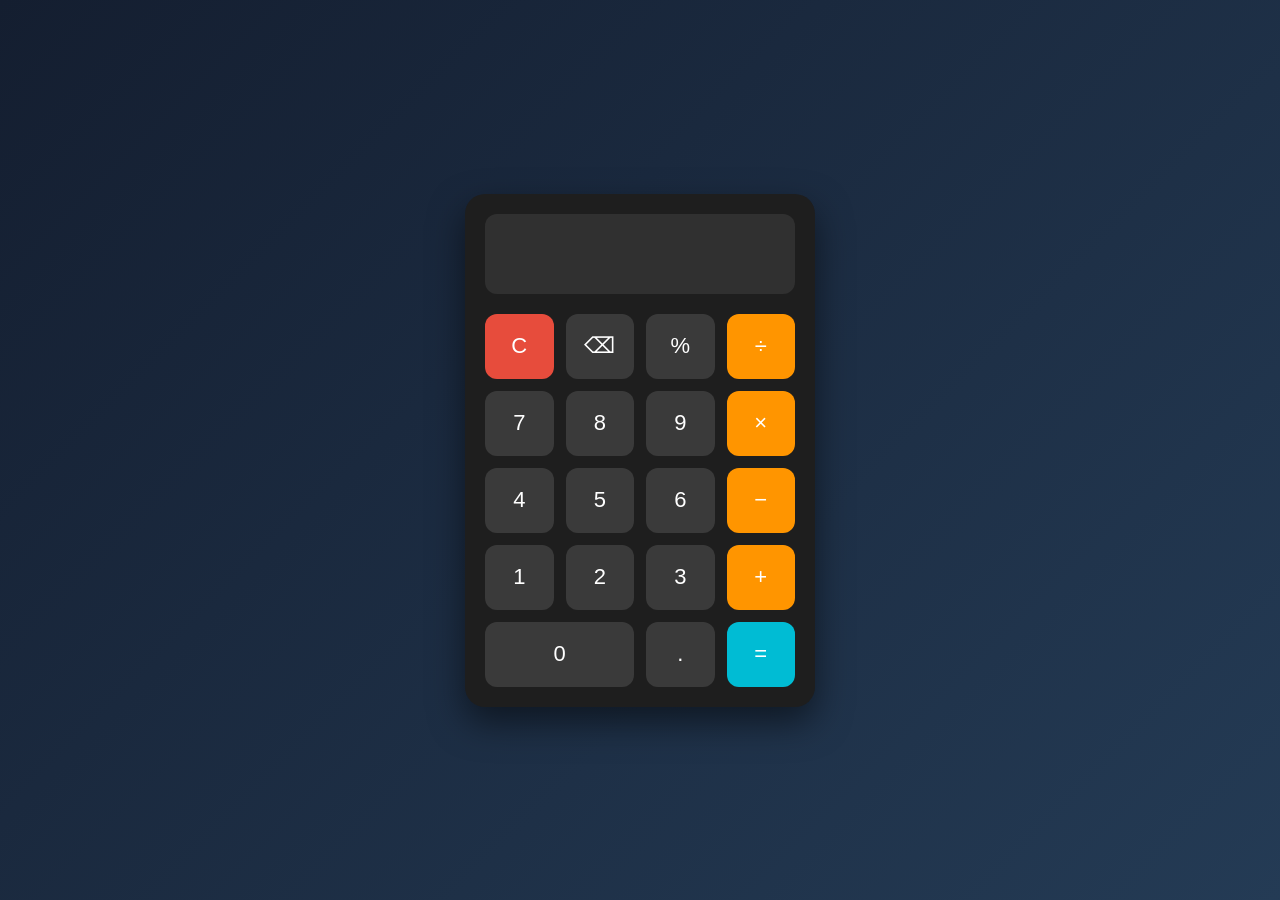
<file: CALCULATOR/index.html>
<!DOCTYPE html>
<html lang="en">
<head>
    <meta charset="UTF-8">
    <meta name="viewport" content="width=device-width, initial-scale=1.0">
    <title>Calculator</title>
    <link rel="stylesheet" href="style.css">
</head>

<body>

    <div class="calculator">

        <input type="text" id="display" readonly>

        <div class="buttons">
            <button onclick="clearDisplay()" class="clear">C</button>
            <button onclick="deleteLast()">⌫</button>
            <button onclick="appendValue('%')">%</button>
            <button onclick="appendValue('/')" class="operator">÷</button>

            <button onclick="appendValue('7')">7</button>
            <button onclick="appendValue('8')">8</button>
            <button onclick="appendValue('9')">9</button>
            <button onclick="appendValue('*')" class="operator">×</button>

            <button onclick="appendValue('4')">4</button>
            <button onclick="appendValue('5')">5</button>
            <button onclick="appendValue('6')">6</button>
            <button onclick="appendValue('-')" class="operator">−</button>

            <button onclick="appendValue('1')">1</button>
            <button onclick="appendValue('2')">2</button>
            <button onclick="appendValue('3')">3</button>
            <button onclick="appendValue('+')" class="operator">+</button>

            <button onclick="appendValue('0')" class="zero">0</button>
            <button onclick="appendValue('.')">.</button>
            <button onclick="calculate()" class="equals">=</button>
        </div>

    </div>

    <script>
        const display = document.getElementById("display");

        function appendValue(value) {
            display.value += value;
        }

        function clearDisplay() {
            display.value = "";
        }

        function deleteLast() {
            display.value = display.value.slice(0, -1);
        }

        function calculate() {
            try {
                display.value = eval(display.value);
            } catch {
                display.value = "Error";
            }
        }
    </script>

</body>
</html>
</file>
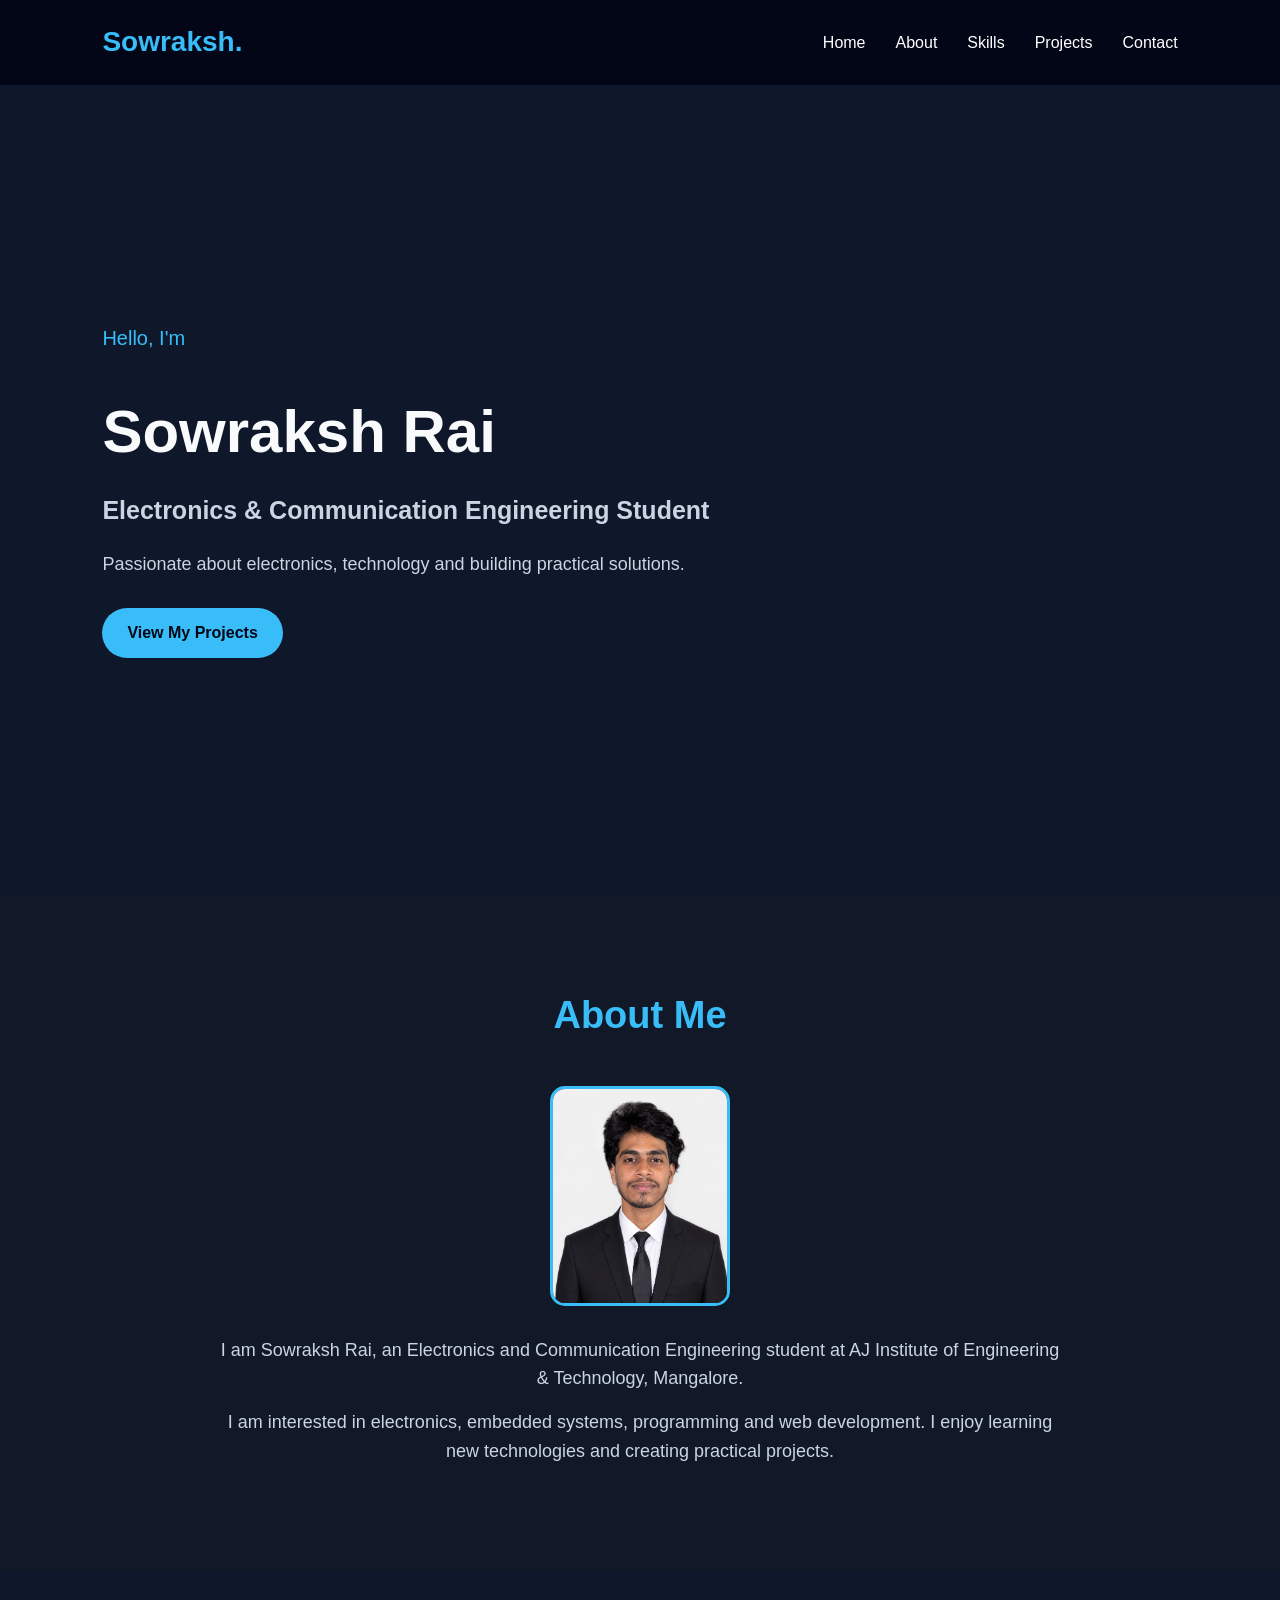
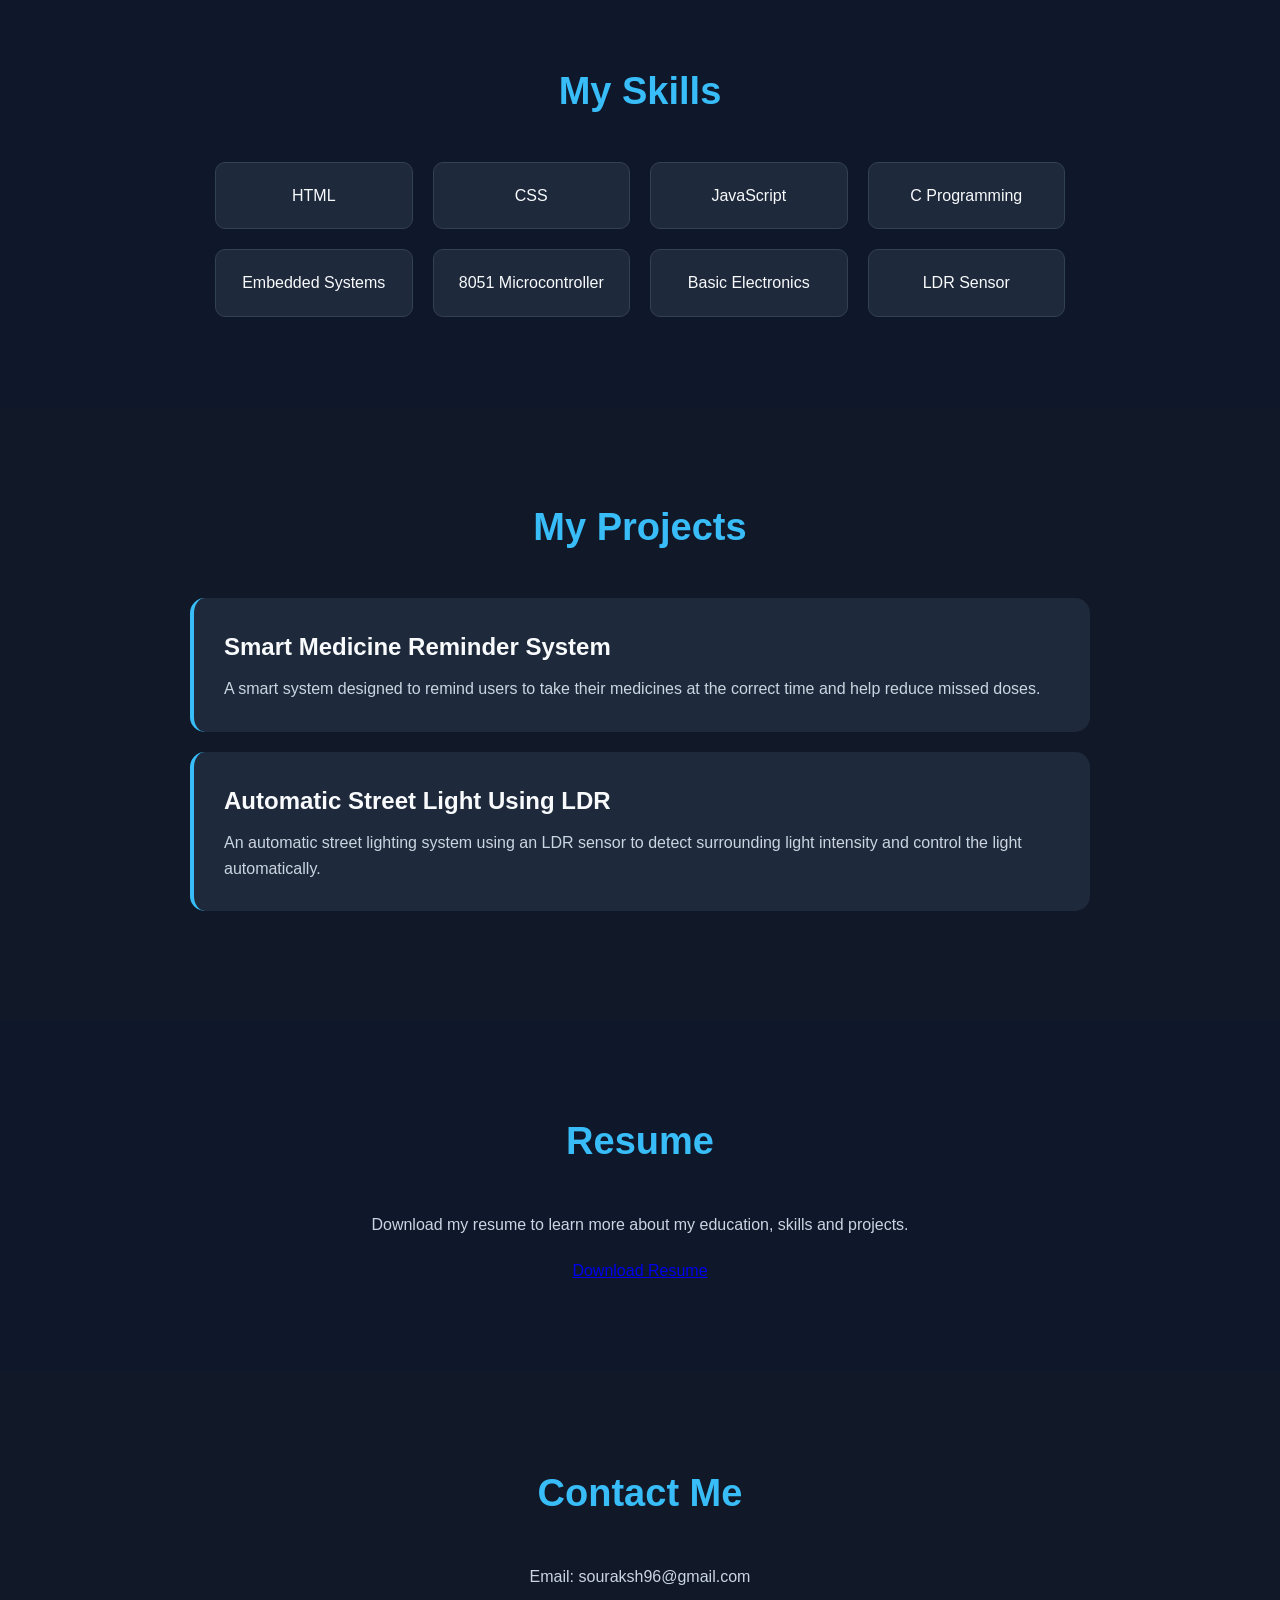
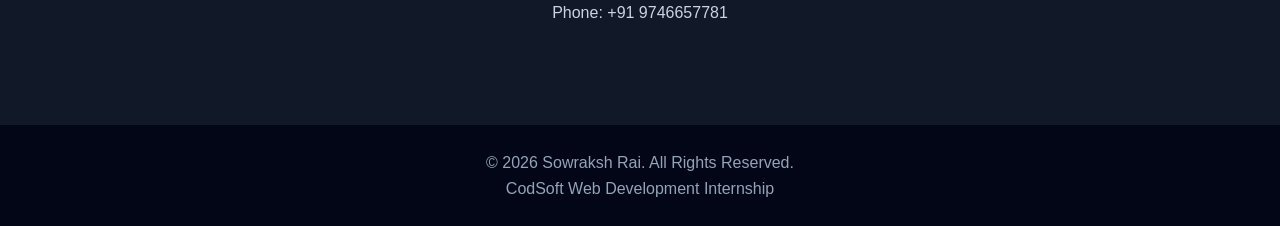
<file: CODSOFT_PORTFOLIO/index.html>
<!DOCTYPE html>
<html lang="en">

<head>
    <meta charset="UTF-8">
    <meta name="viewport" content="width=device-width, initial-scale=1.0">

    <title>Sowraksh Rai | Portfolio</title>

    <link rel="stylesheet" href="style.css">
</head>

<body>

    <!-- Navigation -->
    <header>
        <nav>
            <h2>Sowraksh.</h2>

            <ul>
                <li><a href="#home">Home</a></li>
                <li><a href="#about">About</a></li>
                <li><a href="#skills">Skills</a></li>
                <li><a href="#projects">Projects</a></li>
                <li><a href="#contact">Contact</a></li>
            </ul>
        </nav>
    </header>


    <!-- Home -->
    <section id="home">

        <div>
            <p>Hello, I'm</p>

            <h1>Sowraksh Rai</h1>

            <h2>Electronics & Communication Engineering Student</h2>

            <p>
                Passionate about electronics, technology and building
                practical solutions.
            </p>

            <a href="#projects">View My Projects</a>
        </div>

    </section>


    <!-- About -->
    <section id="about">

        <h2>About Me</h2>

        <img src="images/profile.jpg" alt="Sowraksh Rai"> 

        <p>
            I am Sowraksh Rai, an Electronics and Communication
            Engineering student at AJ Institute of Engineering &
            Technology, Mangalore.
        </p>

        <p>
            I am interested in electronics, embedded systems,
            programming and web development. I enjoy learning
            new technologies and creating practical projects.
        </p>

    </section>


    <!-- Skills -->
    <section id="skills">

        <h2>My Skills</h2>

        <ul>
            <li>HTML</li>
            <li>CSS</li>
            <li>JavaScript</li>
            <li>C Programming</li>
            <li>Embedded Systems</li>
            <li>8051 Microcontroller</li>
            <li>Basic Electronics</li>
            <li>LDR Sensor</li>
        </ul>

    </section>


    <!-- Projects -->
    <section id="projects">

        <h2>My Projects</h2>

        <div>

            <h3>Smart Medicine Reminder System</h3>

            <p>
                A smart system designed to remind users to take
                their medicines at the correct time and help
                reduce missed doses.
            </p>

        </div>


        <div>

            <h3>Automatic Street Light Using LDR</h3>

            <p>
                An automatic street lighting system using an LDR
                sensor to detect surrounding light intensity and
                control the light automatically.
            </p>

        </div>

    </section>


    <!-- Resume -->
    <section id="resume">

        <h2>Resume</h2>

        <p>
            Download my resume to learn more about my education, skills and projects.
        </p>

        <a href="resume.pdf" target="_blank" class="resume-btn">
         Download Resume
        </a>

    </section>


    <!-- Contact -->
    <section id="contact">

        <h2>Contact Me</h2>

        <p>Email: souraksh96@gmail.com</p>

        <p>Phone: +91 9746657781</p>

    </section>


    <!-- Footer -->
    <footer>

        <p>
            © 2026 Sowraksh Rai. All Rights Reserved.
        </p>

        <p>
            CodSoft Web Development Internship
        </p>

    </footer>

</body>

</html>
</file>
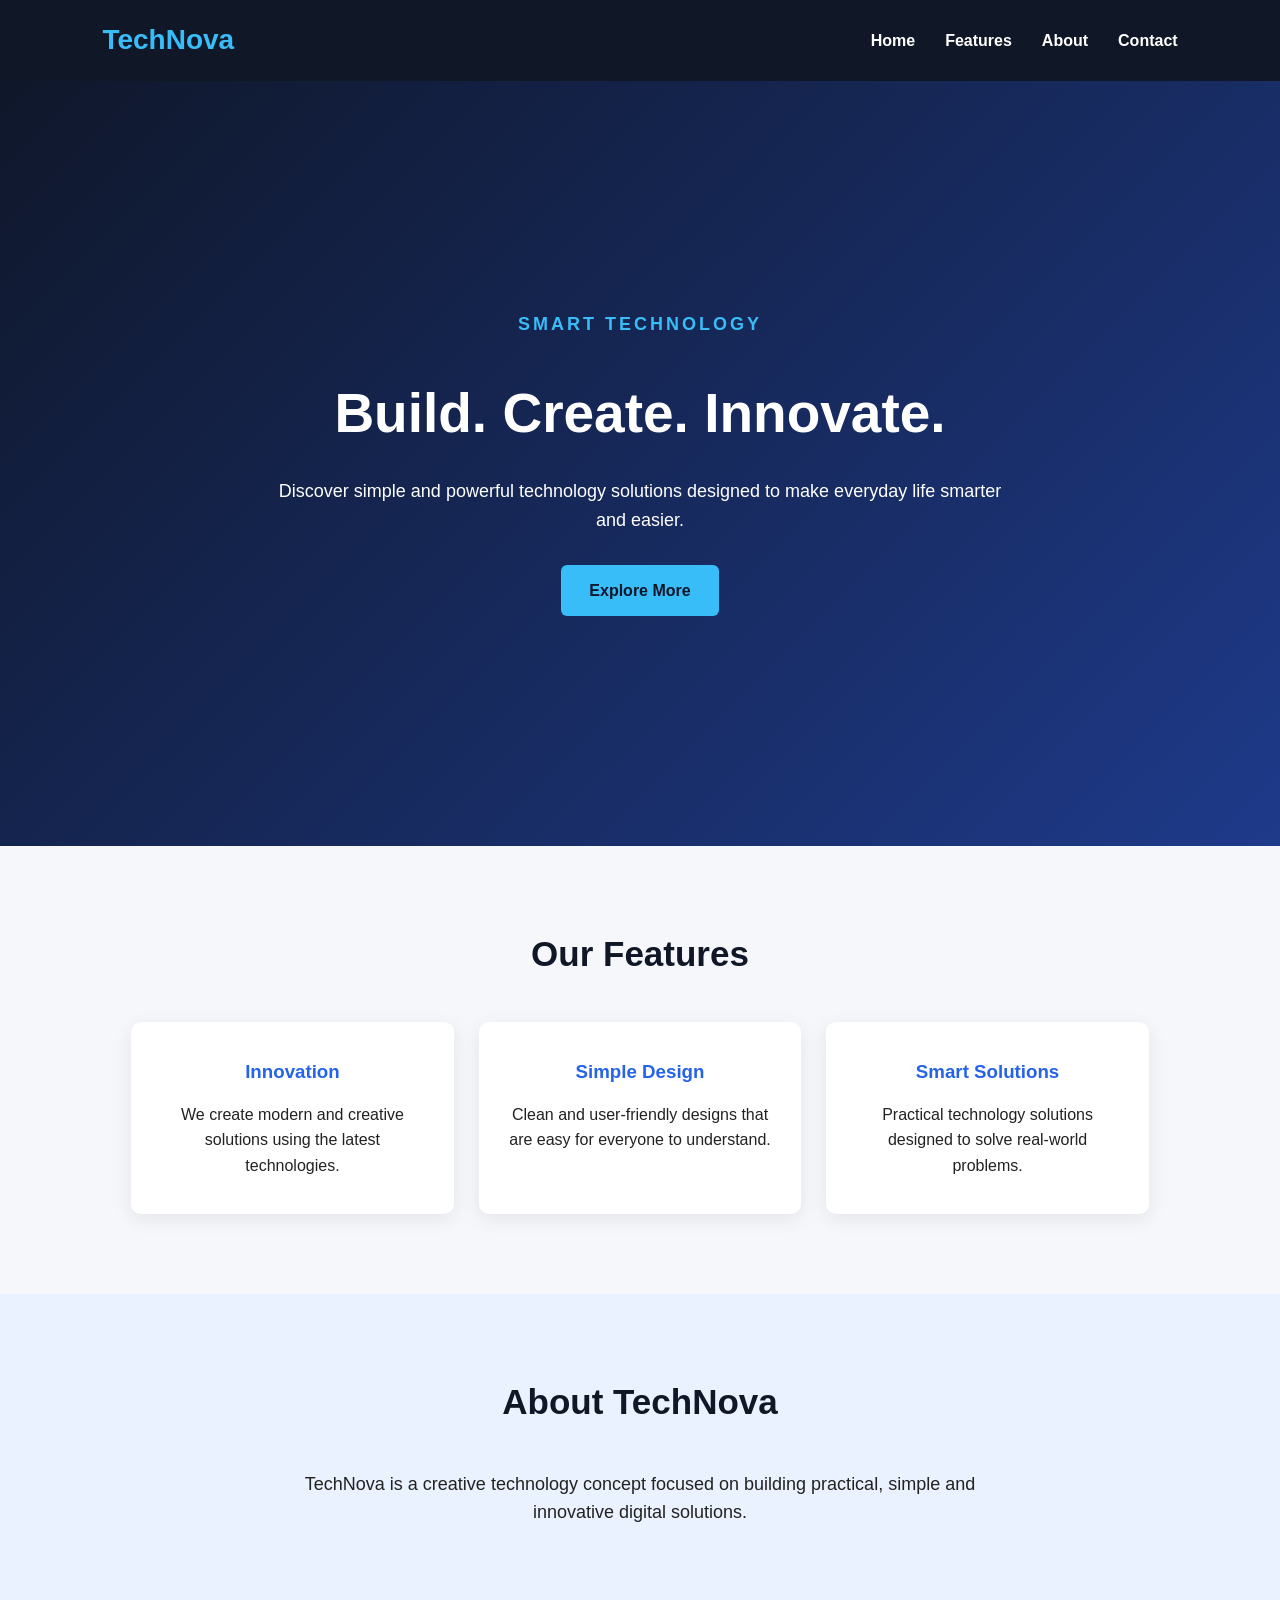
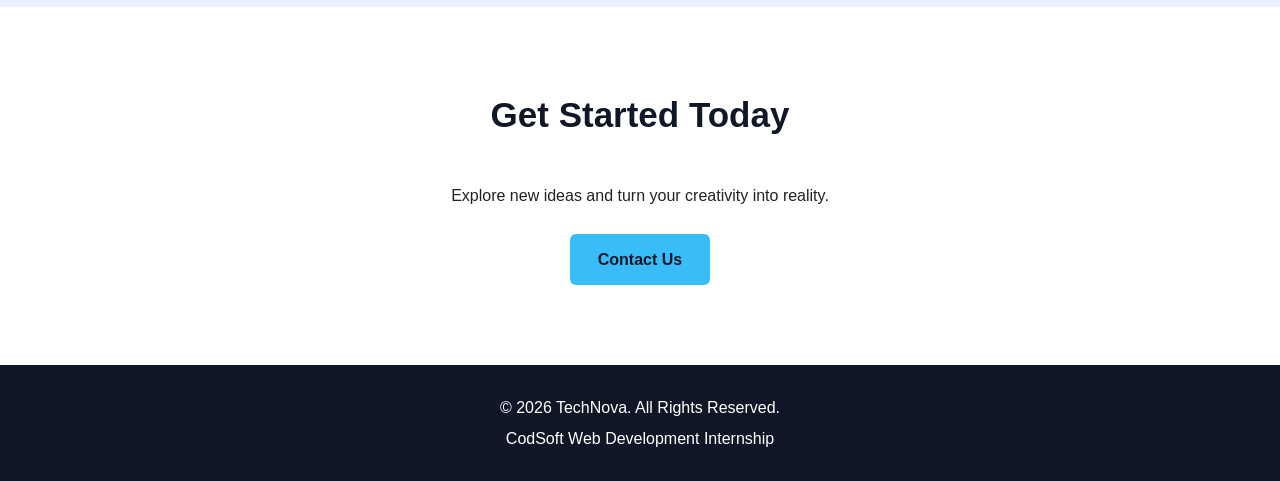
<file: LANDING PAGE/index.html>
<!DOCTYPE html>
<html lang="en">
<head>
    <meta charset="UTF-8">
    <meta name="viewport" content="width=device-width, initial-scale=1.0">
    <title>TechNova - Smart Technology</title>

    <link rel="stylesheet" href="style.css">
</head>

<body>

    <!-- Navigation -->
    <header>
        <nav>
            <h1 class="logo">TechNova</h1>

            <ul>
                <li><a href="#home">Home</a></li>
                <li><a href="#features">Features</a></li>
                <li><a href="#about">About</a></li>
                <li><a href="#contact">Contact</a></li>
            </ul>
        </nav>
    </header>


    <!-- Hero Section -->
    <section id="home" class="hero">

        <div class="hero-content">
            <p class="small-title">SMART TECHNOLOGY</p>

            <h2>Build. Create. Innovate.</h2>

            <p>
                Discover simple and powerful technology solutions
                designed to make everyday life smarter and easier.
            </p>

            <a href="#features" class="btn">Explore More</a>
        </div>

    </section>


    <!-- Features Section -->
    <section id="features" class="features">

        <h2>Our Features</h2>

        <div class="feature-container">

            <div class="feature-box">
                <h3>Innovation</h3>
                <p>
                    We create modern and creative solutions
                    using the latest technologies.
                </p>
            </div>

            <div class="feature-box">
                <h3>Simple Design</h3>
                <p>
                    Clean and user-friendly designs that are
                    easy for everyone to understand.
                </p>
            </div>

            <div class="feature-box">
                <h3>Smart Solutions</h3>
                <p>
                    Practical technology solutions designed
                    to solve real-world problems.
                </p>
            </div>

        </div>

    </section>


    <!-- About Section -->
    <section id="about" class="about">

        <h2>About TechNova</h2>

        <p>
            TechNova is a creative technology concept focused on
            building practical, simple and innovative digital solutions.
        </p>

    </section>


    <!-- Contact Section -->
    <section id="contact" class="contact">

        <h2>Get Started Today</h2>

        <p>
            Explore new ideas and turn your creativity into reality.
        </p>

        <a href="mailto:souraksh96@gmail.com" class="btn">
            Contact Us
        </a>

    </section>


    <!-- Footer -->
    <footer>

        <p>© 2026 TechNova. All Rights Reserved.</p>
        <p>CodSoft Web Development Internship</p>

    </footer>

</body>
</html>
</file>
<file: CALCULATOR/style.css>
* {
    margin: 0;
    padding: 0;
    box-sizing: border-box;
}

body {
    min-height: 100vh;
    display: flex;
    justify-content: center;
    align-items: center;
    background: linear-gradient(135deg, #141e30, #243b55);
    font-family: Arial, sans-serif;
}

.calculator {
    width: 350px;
    padding: 20px;
    background: #1e1e1e;
    border-radius: 20px;
    box-shadow: 0 15px 35px rgba(0, 0, 0, 0.5);
}

#display {
    width: 100%;
    height: 80px;
    margin-bottom: 20px;
    padding: 15px;
    border: none;
    border-radius: 12px;
    background: #303030;
    color: white;
    font-size: 32px;
    text-align: right;
    outline: none;
}

.buttons {
    display: grid;
    grid-template-columns: repeat(4, 1fr);
    gap: 12px;
}

button {
    height: 65px;
    border: none;
    border-radius: 12px;
    background: #3a3a3a;
    color: white;
    font-size: 22px;
    cursor: pointer;
    transition: 0.2s;
}

button:hover {
    background: #505050;
    transform: scale(1.03);
}

button:active {
    transform: scale(0.97);
}

.operator {
    background: #ff9500;
}

.operator:hover {
    background: #ffad33;
}

.clear {
    background: #e74c3c;
}

.clear:hover {
    background: #ff5c4d;
}

.equals {
    background: #00bcd4;
}

.equals:hover {
    background: #19d3eb;
}

.zero {
    grid-column: span 2;
}
</file>
<file: CODSOFT_PORTFOLIO/style.css>
/* ---------- BASIC SETTINGS ---------- */

* {
    margin: 0;
    padding: 0;
    box-sizing: border-box;
    scroll-behavior: smooth;
}

body {
    font-family: Arial, sans-serif;
    background: #0f172a;
    color: #f8fafc;
    line-height: 1.6;
}


/* ---------- NAVIGATION ---------- */

header {
    background: #020617;
    padding: 20px 8%;
    position: sticky;
    top: 0;
    z-index: 1000;
}

nav {
    display: flex;
    justify-content: space-between;
    align-items: center;
}

nav h2 {
    color: #38bdf8;
    font-size: 28px;
}

nav ul {
    display: flex;
    list-style: none;
    gap: 30px;
}

nav ul li a {
    color: white;
    text-decoration: none;
    font-size: 16px;
    transition: 0.3s;
}

nav ul li a:hover {
    color: #38bdf8;
}


/* ---------- HOME ---------- */

#home {
    min-height: 90vh;
    display: flex;
    align-items: center;
    padding: 80px 8%;
}

#home div {
    max-width: 750px;
}

#home p:first-child {
    color: #38bdf8;
    font-size: 20px;
}

#home h1 {
    font-size: 60px;
    margin: 10px 0;
}

#home h2 {
    font-size: 25px;
    color: #cbd5e1;
    margin-bottom: 20px;
}

#home p {
    color: #cbd5e1;
    font-size: 18px;
    margin-bottom: 30px;
}

#home a {
    display: inline-block;
    background: #38bdf8;
    color: #020617;
    padding: 12px 25px;
    border-radius: 30px;
    text-decoration: none;
    font-weight: bold;
    transition: 0.3s;
}

#home a:hover {
    transform: translateY(-3px);
    background: #7dd3fc;
}


/* ---------- COMMON SECTION ---------- */

section {
    padding: 90px 8%;
}

section h2 {
    text-align: center;
    font-size: 38px;
    margin-bottom: 40px;
    color: #38bdf8;
}


/* ---------- ABOUT ---------- */

#about {
    background: #111827;
}

#about p {
    max-width: 850px;
    margin: 15px auto;
    text-align: center;
    color: #cbd5e1;
    font-size: 18px;
}


/* ---------- SKILLS ---------- */

#skills ul {
    max-width: 850px;
    margin: auto;
    display: grid;
    grid-template-columns: repeat(4, 1fr);
    gap: 20px;
    list-style: none;
}

#skills li {
    background: #1e293b;
    padding: 20px;
    text-align: center;
    border-radius: 10px;
    border: 1px solid #334155;
    transition: 0.3s;
}

#skills li:hover {
    transform: translateY(-5px);
    border-color: #38bdf8;
}


/* ---------- PROJECTS ---------- */

#projects {
    background: #111827;
}

#projects > div {
    max-width: 900px;
    margin: 20px auto;
    padding: 30px;
    background: #1e293b;
    border-radius: 15px;
    border-left: 4px solid #38bdf8;
    transition: 0.3s;
}

#projects > div:hover {
    transform: translateY(-5px);
}

#projects h3 {
    color: #f8fafc;
    font-size: 24px;
    margin-bottom: 10px;
}

#projects p {
    color: #cbd5e1;
}


/* ---------- RESUME ---------- */

#resume {
    text-align: center;
}

#resume p {
    color: #cbd5e1;
    margin-bottom: 20px;
}


/* ---------- CONTACT ---------- */

#contact {
    background: #111827;
    text-align: center;
}

#contact p {
    margin: 10px;
    color: #cbd5e1;
}


/* ---------- FOOTER ---------- */

footer {
    background: #020617;
    text-align: center;
    padding: 25px;
    color: #94a3b8;
}


/* ---------- MOBILE RESPONSIVE ---------- */

@media (max-width: 768px) {

    nav {
        flex-direction: column;
        gap: 15px;
    }

    nav ul {
        gap: 15px;
        flex-wrap: wrap;
        justify-content: center;
    }

    #home h1 {
        font-size: 42px;
    }

    #home h2 {
        font-size: 20px;
    }

    #skills ul {
        grid-template-columns: repeat(2, 1fr);
    }

}

@media (max-width: 480px) {

    #skills ul {
        grid-template-columns: 1fr;
    }

    section {
        padding: 60px 5%;
    }

}
/* ---------- PROFILE PHOTO ---------- */

#about img {
    display: block;
    width: 180px;
    height: 220px;
    object-fit: cover;
    border-radius: 15px;
    margin: 0 auto 30px;
    border: 3px solid #38bdf8;
}
</file>
<file: LANDING PAGE/style.css>
/* Reset */
* {
    margin: 0;
    padding: 0;
    box-sizing: border-box;
}

html {
    scroll-behavior: smooth;
}

body {
    font-family: Arial, sans-serif;
    line-height: 1.6;
    color: #222;
    background: #f5f7fb;
}

/* Navigation */
header {
    background: #101828;
    padding: 18px 8%;
    position: sticky;
    top: 0;
    z-index: 1000;
}

nav {
    display: flex;
    justify-content: space-between;
    align-items: center;
}

.logo {
    color: #38bdf8;
    font-size: 28px;
}

nav ul {
    list-style: none;
    display: flex;
    gap: 30px;
}

nav ul li a {
    color: white;
    text-decoration: none;
    font-weight: bold;
}

nav ul li a:hover {
    color: #38bdf8;
}

/* Hero */
.hero {
    min-height: 85vh;
    display: flex;
    justify-content: center;
    align-items: center;
    text-align: center;
    padding: 60px 20px;
    background: linear-gradient(135deg, #0f172a, #1e3a8a);
    color: white;
}

.hero-content {
    max-width: 750px;
}

.small-title {
    color: #38bdf8;
    font-weight: bold;
    letter-spacing: 3px;
    margin-bottom: 15px;
}

.hero h2 {
    font-size: 55px;
    margin-bottom: 20px;
}

.hero p {
    font-size: 18px;
    margin-bottom: 30px;
}

/* Button */
.btn {
    display: inline-block;
    padding: 13px 28px;
    background: #38bdf8;
    color: #0f172a;
    text-decoration: none;
    border-radius: 6px;
    font-weight: bold;
}

.btn:hover {
    background: white;
}

/* Features */
.features {
    padding: 80px 8%;
    text-align: center;
}

.features h2,
.about h2,
.contact h2 {
    font-size: 35px;
    margin-bottom: 40px;
    color: #101828;
}

.feature-container {
    display: flex;
    justify-content: center;
    gap: 25px;
    flex-wrap: wrap;
}

.feature-box {
    background: white;
    width: 30%;
    min-width: 250px;
    padding: 35px 25px;
    border-radius: 10px;
    box-shadow: 0 5px 20px rgba(0, 0, 0, 0.08);
}

.feature-box h3 {
    color: #2563eb;
    margin-bottom: 15px;
}

/* About */
.about {
    padding: 80px 15%;
    text-align: center;
    background: #eaf2ff;
}

.about p {
    max-width: 750px;
    margin: auto;
    font-size: 18px;
}

/* Contact */
.contact {
    padding: 80px 20px;
    text-align: center;
    background: white;
}

.contact p {
    margin-bottom: 25px;
}

/* Footer */
footer {
    background: #101828;
    color: white;
    text-align: center;
    padding: 25px;
}

footer p {
    margin: 5px;
}

/* Mobile */
@media (max-width: 768px) {

    nav {
        flex-direction: column;
        gap: 15px;
    }

    nav ul {
        gap: 15px;
        flex-wrap: wrap;
        justify-content: center;
    }

    .hero h2 {
        font-size: 40px;
    }

    .feature-box {
        width: 100%;
    }

}
</file>
